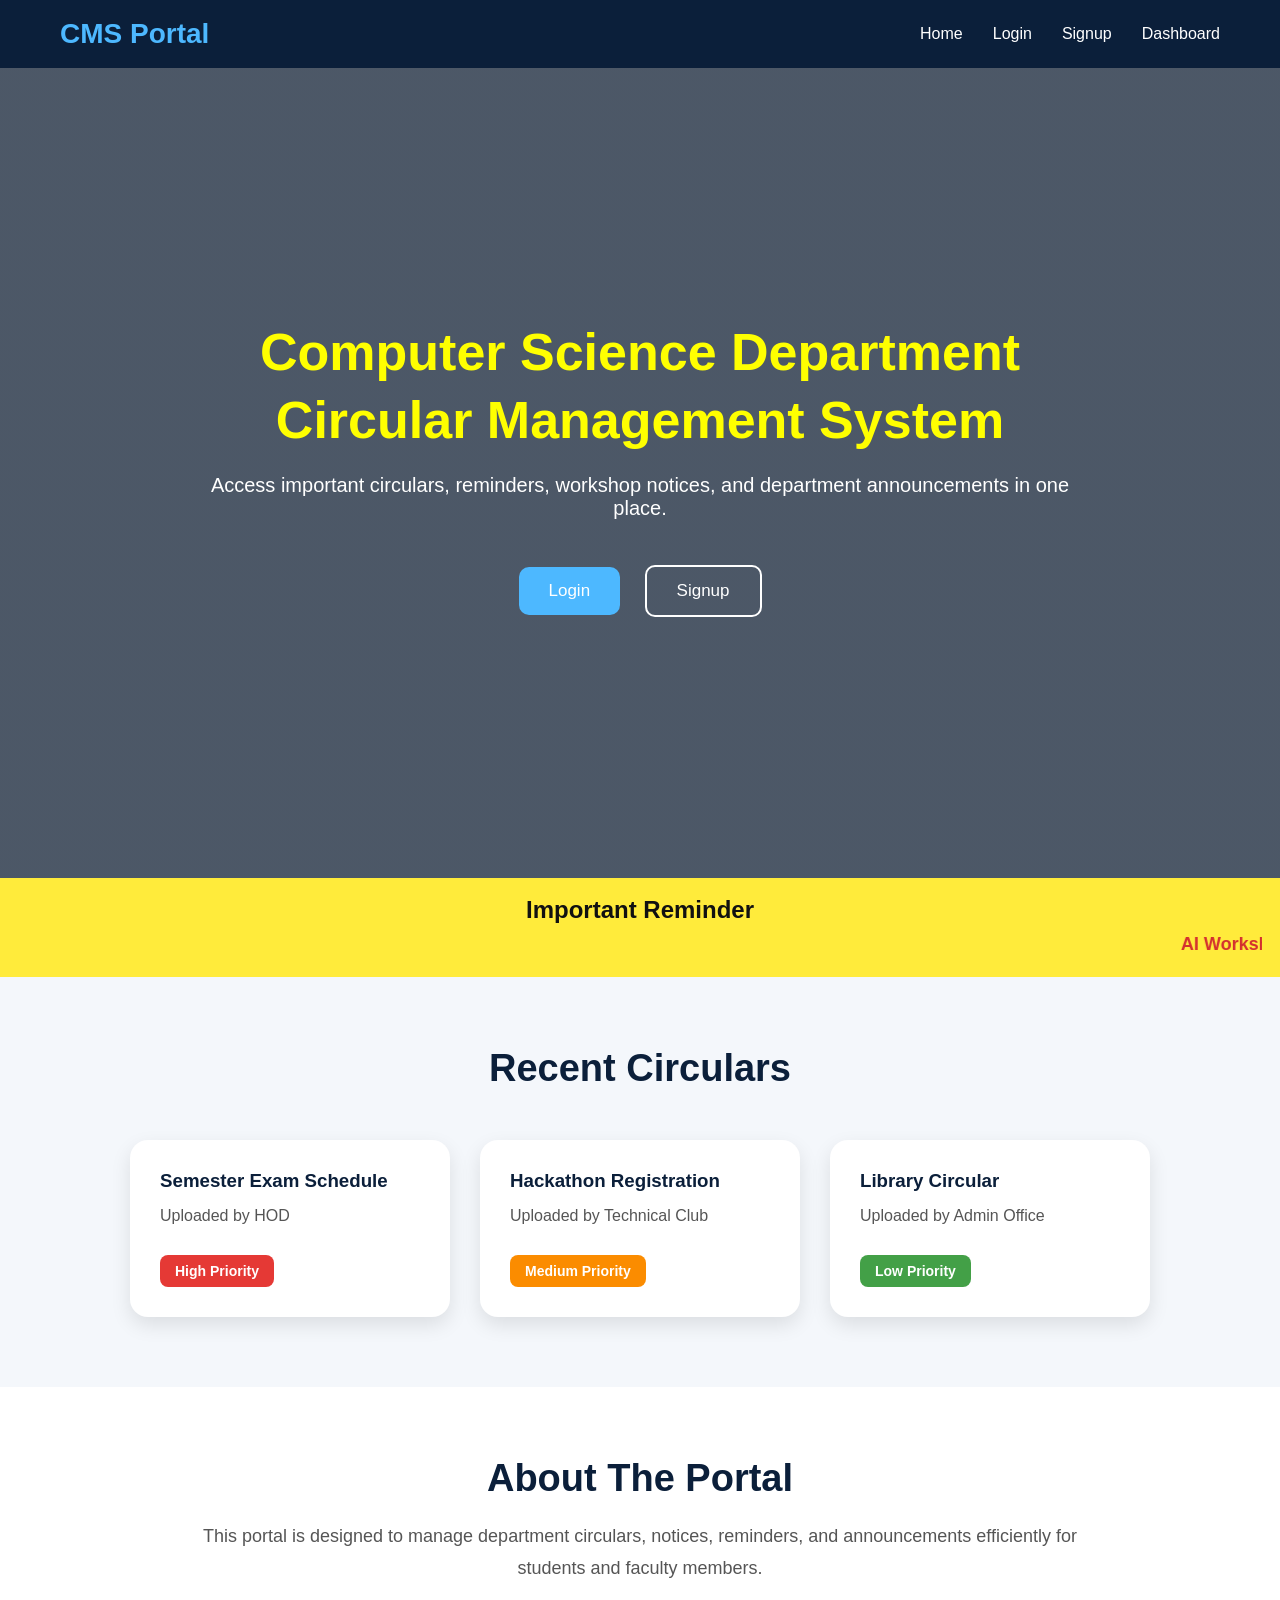
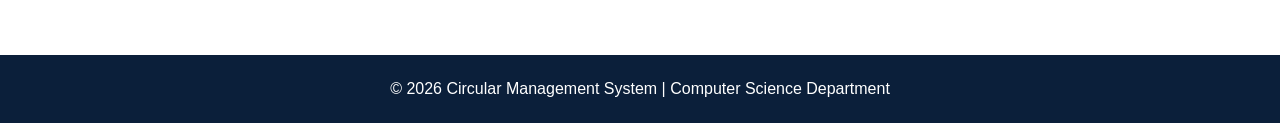
<file: index.html>
<!DOCTYPE html>
<html lang="en">
<head>
    <meta charset="UTF-8">
    <meta name="viewport" content="width=device-width, initial-scale=1.0">

    <title>Circular Management System</title>

    <!-- External CSS -->
    <link rel="stylesheet" href="css/style.css">

    <!-- Internal CSS -->
    <style>
        .welcome-text {
            color: #ffffff;
            font-size: 20px;
            margin-top: 10px;
        }
    </style>
</head>

<body>

    <!-- NAVBAR -->

    <nav class="navbar">

        <div class="logo">
            CMS Portal
        </div>

        <ul class="nav-links">
            <li><a href="index.html">Home</a></li>
            <li><a href="login.html">Login</a></li>
            <li><a href="signup.html">Signup</a></li>
            <li><a href="student_dashboard.html">Dashboard</a></li>
        </ul>

    </nav>


    <!-- HERO SECTION -->

    <section class="hero">

        <div class="hero-content">

            <h1 style="color: yellow;">
                Computer Science Department Circular Management System
            </h1>

            <p class="welcome-text">
                Access important circulars, reminders, workshop notices,
                and department announcements in one place.
            </p>

            <div class="hero-buttons">

                <a href="login.html" class="btn">
                    Login
                </a>

                <a href="signup.html" class="btn secondary-btn">
                    Signup
                </a>

            </div>

        </div>

    </section>


    <!-- REMINDER SECTION -->

    <section class="reminder-section">

        <h2>Important Reminder</h2>

        <marquee>
            AI Workshop will be conducted tomorrow at 10:00 AM in Seminar Hall.
        </marquee>

    </section>


    <!-- RECENT NOTICES -->

    <section class="notice-section">

        <h2 class="section-title">Recent Circulars</h2>

        <div class="notice-container">

            <div class="notice-card high">
                <h3>Semester Exam Schedule</h3>
                <p>Uploaded by HOD</p>
                <span>High Priority</span>
            </div>

            <div class="notice-card medium">
                <h3>Hackathon Registration</h3>
                <p>Uploaded by Technical Club</p>
                <span>Medium Priority</span>
            </div>

            <div class="notice-card low">
                <h3>Library Circular</h3>
                <p>Uploaded by Admin Office</p>
                <span>Low Priority</span>
            </div>

        </div>

    </section>


    <!-- ABOUT SECTION -->

    <section class="about-section">

        <h2>About The Portal</h2>

        <p>
            This portal is designed to manage department circulars,
            notices, reminders, and announcements efficiently for
            students and faculty members.
        </p>

    </section>


    <!-- FOOTER -->

    <footer>

        <p>
            © 2026 Circular Management System | Computer Science Department
        </p>

    </footer>

</body>
</html>
</file>
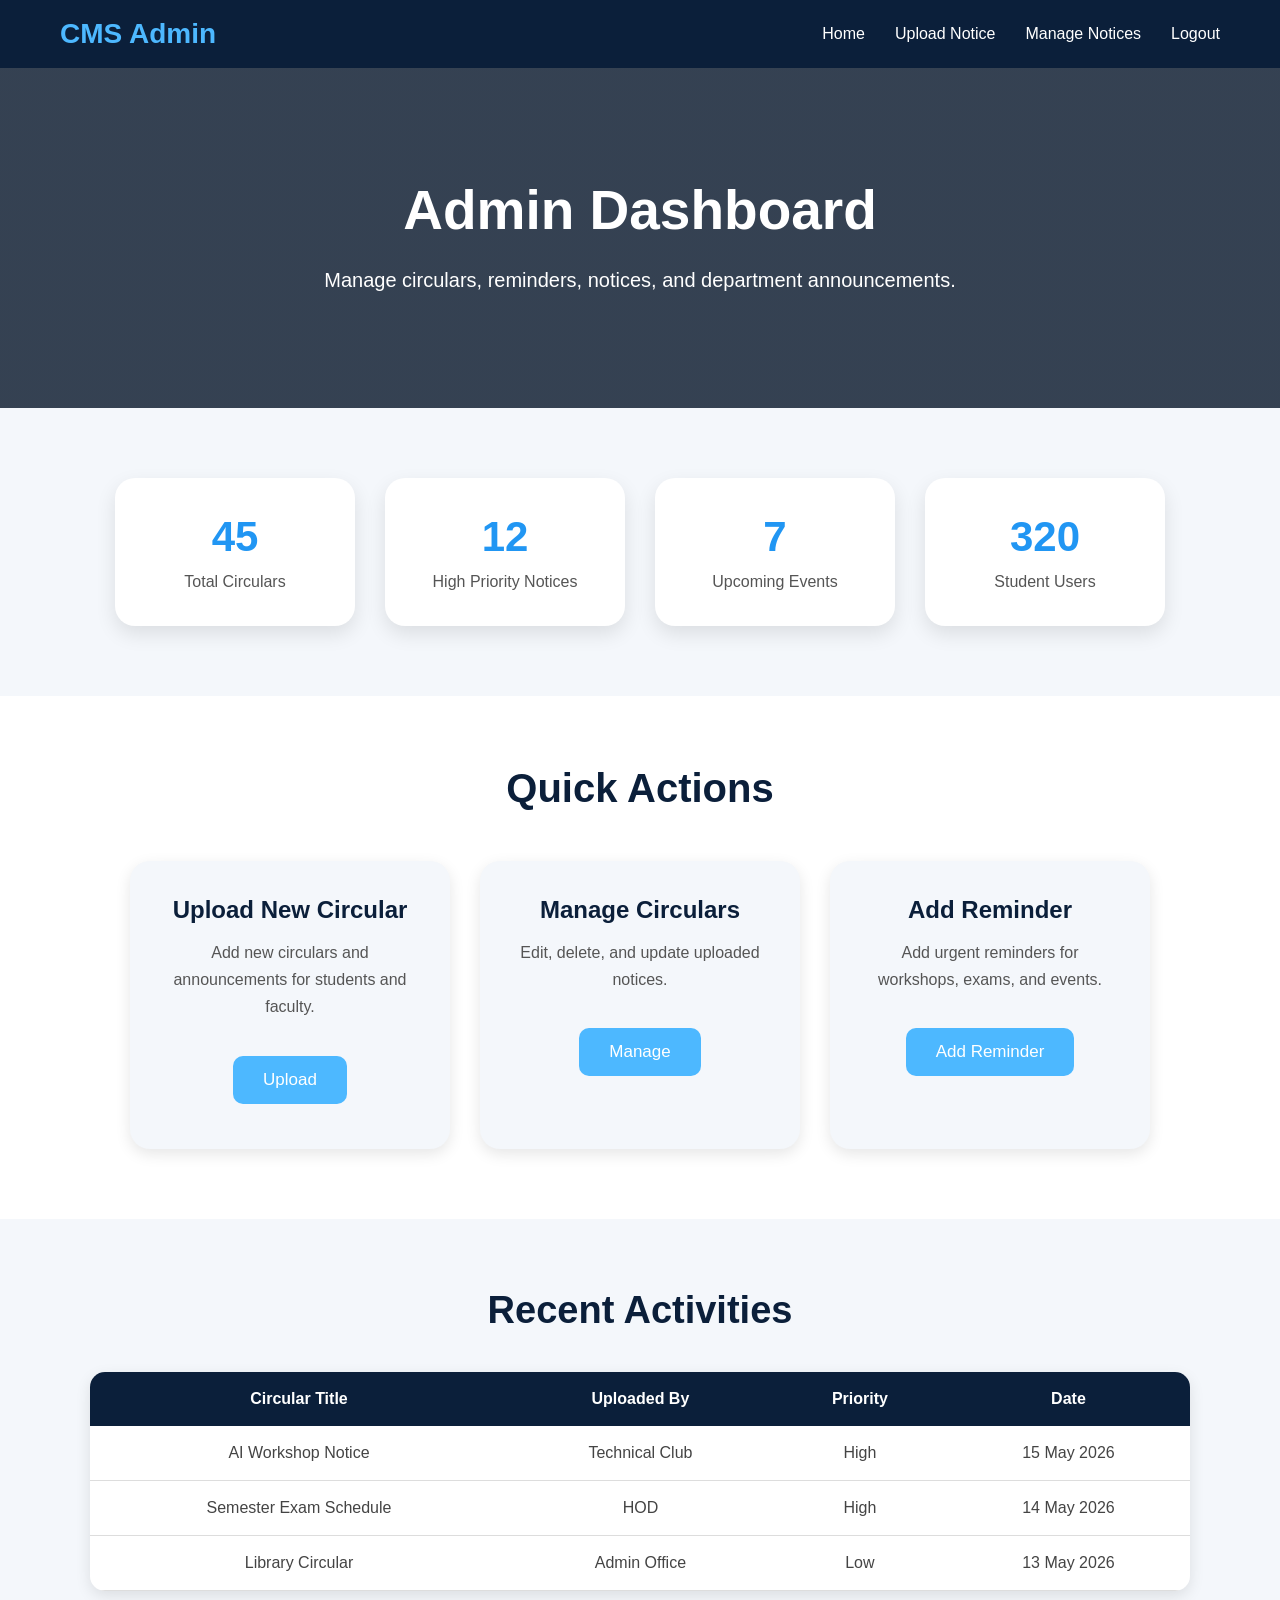
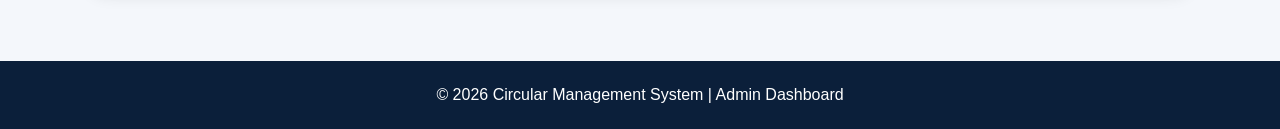
<file: admit_dashboard.html>
<!DOCTYPE html>
<html lang="en">
<head>

    <meta charset="UTF-8">

    <meta name="viewport"
          content="width=device-width, initial-scale=1.0">

    <title>Admin Dashboard</title>

    <link rel="stylesheet" href="css/style.css">

</head>

<body>


    <!-- NAVBAR -->

    <nav class="navbar">

        <div class="logo">
            CMS Admin
        </div>

        <ul class="nav-links">

            <li>
                <a href="index.html">
                    Home
                </a>
            </li>

            <li>
                <a href="upload_notice.html">
                    Upload Notice
                </a>
            </li>

            <li>
                <a href="manage_notices.html">
                    Manage Notices
                </a>
            </li>

            <li>
                <a href="login.html">
                    Logout
                </a>
            </li>

        </ul>

    </nav>



    <!-- ADMIN HEADER -->

    <section class="admin-header">

        <h1>
            Admin Dashboard
        </h1>

        <p>
            Manage circulars, reminders, notices,
            and department announcements.
        </p>

    </section>



    <!-- DASHBOARD STATS -->

    <section class="admin-stats">

        <div class="admin-card">

            <h2>
                45
            </h2>

            <p>
                Total Circulars
            </p>

        </div>


        <div class="admin-card">

            <h2>
                12
            </h2>

            <p>
                High Priority Notices
            </p>

        </div>


        <div class="admin-card">

            <h2>
                7
            </h2>

            <p>
                Upcoming Events
            </p>

        </div>


        <div class="admin-card">

            <h2>
                320
            </h2>

            <p>
                Student Users
            </p>

        </div>

    </section>



    <!-- QUICK ACTIONS -->

    <section class="quick-actions">

        <h2>
            Quick Actions
        </h2>

        <div class="action-container">


            <div class="action-box">

                <h3>
                    Upload New Circular
                </h3>

                <p>
                    Add new circulars and announcements
                    for students and faculty.
                </p>

                <a href="upload_notice.html"
                   class="btn">

                    Upload

                </a>

            </div>



            <div class="action-box">

                <h3>
                    Manage Circulars
                </h3>

                <p>
                    Edit, delete, and update
                    uploaded notices.
                </p>

                <a href="manage_notices.html"
                   class="btn">

                    Manage

                </a>

            </div>



            <div class="action-box">

                <h3>
                    Add Reminder
                </h3>

                <p>
                    Add urgent reminders for workshops,
                    exams, and events.
                </p>

                <a href="#"
                   class="btn">

                    Add Reminder

                </a>

            </div>

        </div>

    </section>



    <!-- RECENT ACTIVITIES -->

    <section class="recent-activities">

        <h2>
            Recent Activities
        </h2>

        <table>

            <tr>

                <th>
                    Circular Title
                </th>

                <th>
                    Uploaded By
                </th>

                <th>
                    Priority
                </th>

                <th>
                    Date
                </th>

            </tr>


            <tr>

                <td>
                    AI Workshop Notice
                </td>

                <td>
                    Technical Club
                </td>

                <td>
                    High
                </td>

                <td>
                    15 May 2026
                </td>

            </tr>


            <tr>

                <td>
                    Semester Exam Schedule
                </td>

                <td>
                    HOD
                </td>

                <td>
                    High
                </td>

                <td>
                    14 May 2026
                </td>

            </tr>


            <tr>

                <td>
                    Library Circular
                </td>

                <td>
                    Admin Office
                </td>

                <td>
                    Low
                </td>

                <td>
                    13 May 2026
                </td>

            </tr>

        </table>

    </section>



    <!-- FOOTER -->

    <footer>

        <p>
            © 2026 Circular Management System |
            Admin Dashboard
        </p>

    </footer>


</body>
</html>
</file>
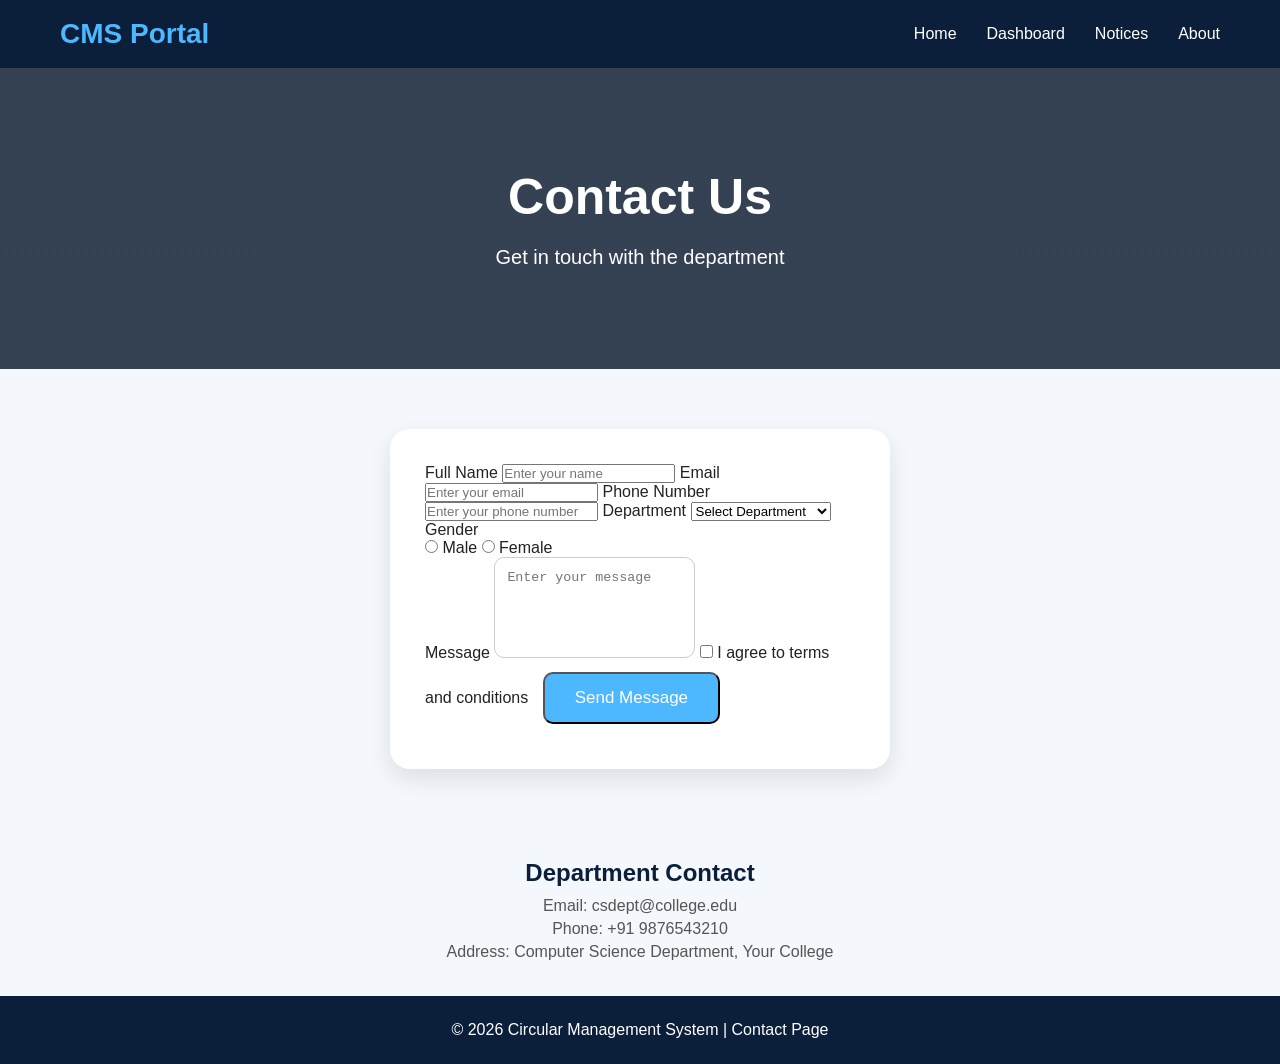
<file: contact.html>
<!DOCTYPE html>
<html lang="en">
<head>

    <meta charset="UTF-8">
    <meta name="viewport" content="width=device-width, initial-scale=1.0">

    <title>Contact Us</title>

    <link rel="stylesheet" href="css/style.css">

</head>

<body>

    <!-- NAVBAR -->

    <nav class="navbar">

        <div class="logo">CMS Portal</div>

        <ul class="nav-links">
            <li><a href="index.html">Home</a></li>
            <li><a href="student_dashboard.html">Dashboard</a></li>
            <li><a href="view_notices.html">Notices</a></li>
            <li><a href="about.html">About</a></li>
        </ul>

    </nav>


    <!-- HEADER -->

    <section class="dashboard-header">

        <h1>Contact Us</h1>

        <p>
            Get in touch with the department
        </p>

    </section>


    <!-- CONTACT FORM -->

    <section class="contact-section">

        <form class="contact-form">

            <label>Full Name</label>
            <input type="text" placeholder="Enter your name" required>

            <label>Email</label>
            <input type="email" placeholder="Enter your email" required>

            <label>Phone Number</label>
            <input type="number" placeholder="Enter your phone number">

            <label>Department</label>
            <select required>
                <option>Select Department</option>
                <option>Computer Science</option>
                <option>Information Science</option>
                <option>Electronics</option>
            </select>

            <label>Gender</label>
            <div>
                <input type="radio" name="gender"> Male
                <input type="radio" name="gender"> Female
            </div>

            <label>Message</label>
            <textarea rows="5" placeholder="Enter your message"></textarea>

            <label>
                <input type="checkbox"> I agree to terms and conditions
            </label>

            <button type="submit" class="btn">Send Message</button>

        </form>

    </section>


    <!-- CONTACT INFO -->

    <section class="contact-info">

        <h2>Department Contact</h2>

        <p>Email: csdept@college.edu</p>
        <p>Phone: +91 9876543210</p>
        <p>Address: Computer Science Department, Your College</p>

    </section>


    <!-- FOOTER -->

    <footer>

        <p>
            © 2026 Circular Management System | Contact Page
        </p>

    </footer>

</body>
</html>
</file>
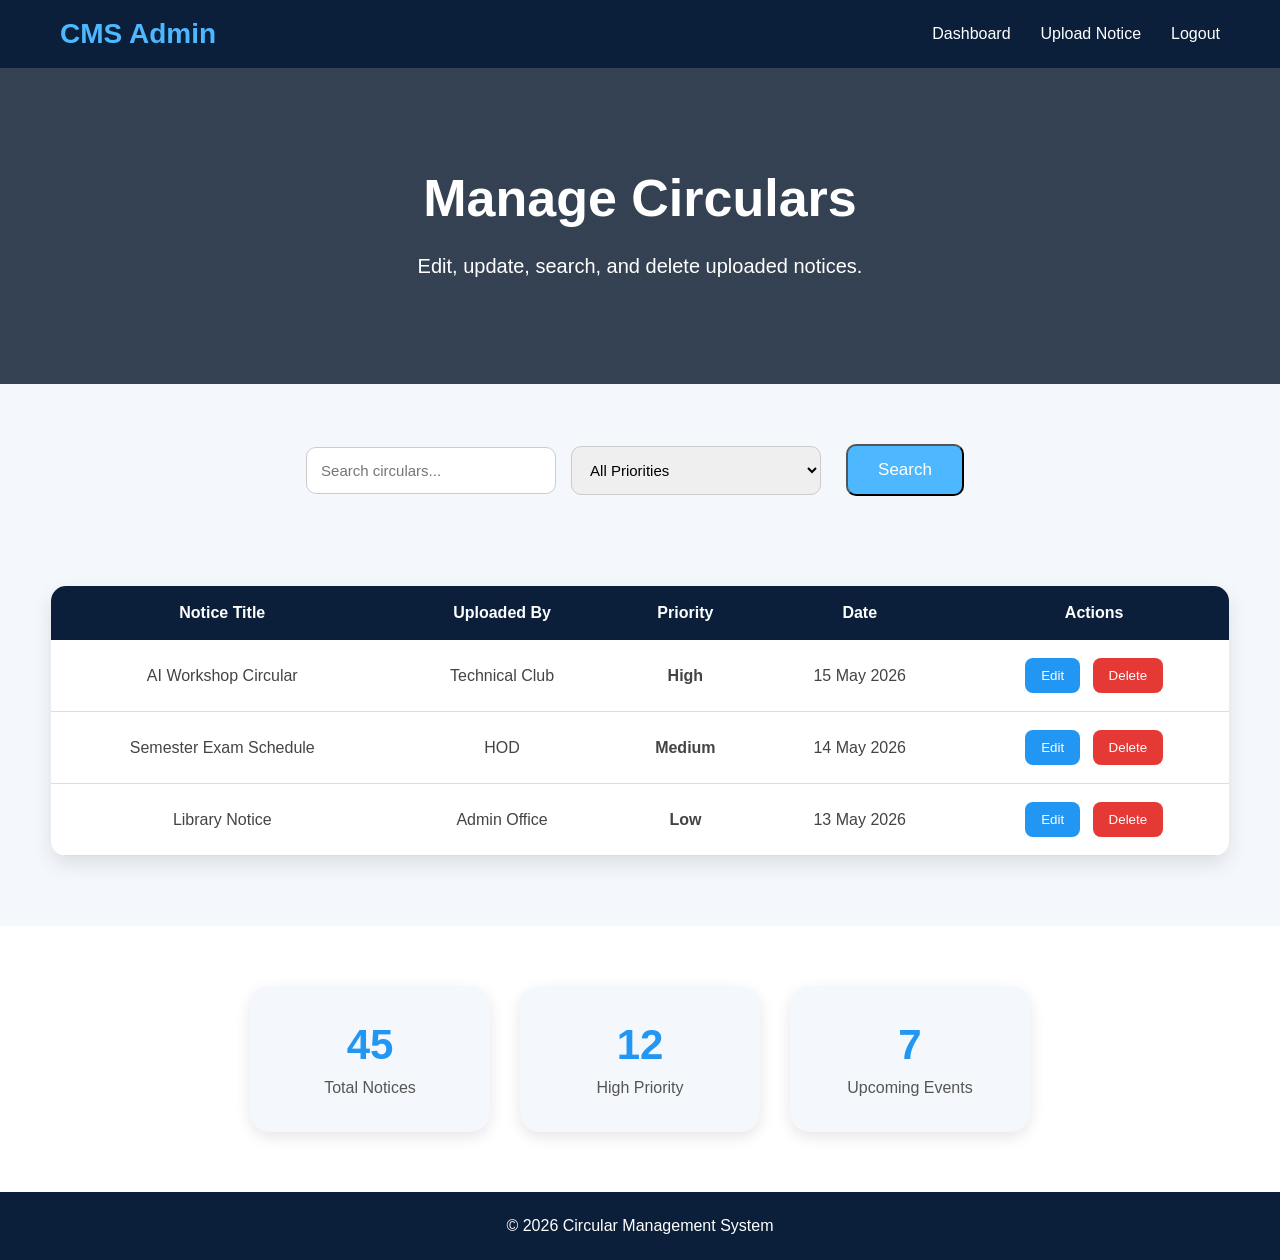
<file: manage_notices.html>
<!DOCTYPE html>
<html lang="en">
<head>

    <meta charset="UTF-8">

    <meta name="viewport"
          content="width=device-width, initial-scale=1.0">

    <title>Manage Notices</title>

    <link rel="stylesheet" href="css/style.css">

</head>

<body>


    <!-- NAVBAR -->

    <nav class="navbar">

        <div class="logo">
            CMS Admin
        </div>

        <ul class="nav-links">

            <li>
                <a href="admin_dashboard.html">
                    Dashboard
                </a>
            </li>

            <li>
                <a href="upload_notice.html">
                    Upload Notice
                </a>
            </li>

            <li>
                <a href="login.html">
                    Logout
                </a>
            </li>

        </ul>

    </nav>



    <!-- PAGE HEADER -->

    <section class="manage-header">

        <h1>
            Manage Circulars
        </h1>

        <p>
            Edit, update, search,
            and delete uploaded notices.
        </p>

    </section>



    <!-- SEARCH SECTION -->

    <section class="manage-search">

        <input
            type="text"
            placeholder="Search circulars..."
        >

        <select>

            <option>
                All Priorities
            </option>

            <option>
                High
            </option>

            <option>
                Medium
            </option>

            <option>
                Low
            </option>

        </select>

        <button class="btn">
            Search
        </button>

    </section>



    <!-- NOTICE TABLE -->

    <section class="manage-table-section">

        <table class="manage-table">

            <tr>

                <th>
                    Notice Title
                </th>

                <th>
                    Uploaded By
                </th>

                <th>
                    Priority
                </th>

                <th>
                    Date
                </th>

                <th>
                    Actions
                </th>

            </tr>



            <tr>

                <td>
                    AI Workshop Circular
                </td>

                <td>
                    Technical Club
                </td>

                <td class="high-priority">
                    High
                </td>

                <td>
                    15 May 2026
                </td>

                <td>

                    <button class="edit-btn">
                        Edit
                    </button>

                    <button class="delete-btn">
                        Delete
                    </button>

                </td>

            </tr>



            <tr>

                <td>
                    Semester Exam Schedule
                </td>

                <td>
                    HOD
                </td>

                <td class="medium-priority">
                    Medium
                </td>

                <td>
                    14 May 2026
                </td>

                <td>

                    <button class="edit-btn">
                        Edit
                    </button>

                    <button class="delete-btn">
                        Delete
                    </button>

                </td>

            </tr>



            <tr>

                <td>
                    Library Notice
                </td>

                <td>
                    Admin Office
                </td>

                <td class="low-priority">
                    Low
                </td>

                <td>
                    13 May 2026
                </td>

                <td>

                    <button class="edit-btn">
                        Edit
                    </button>

                    <button class="delete-btn">
                        Delete
                    </button>

                </td>

            </tr>

        </table>

    </section>



    <!-- QUICK SUMMARY -->

    <section class="manage-summary">

        <div class="summary-card">

            <h2>
                45
            </h2>

            <p>
                Total Notices
            </p>

        </div>


        <div class="summary-card">

            <h2>
                12
            </h2>

            <p>
                High Priority
            </p>

        </div>


        <div class="summary-card">

            <h2>
                7
            </h2>

            <p>
                Upcoming Events
            </p>

        </div>

    </section>



    <!-- FOOTER -->

    <footer>

        <p>
            © 2026 Circular Management System
        </p>

    </footer>


</body>
</html>
</file>
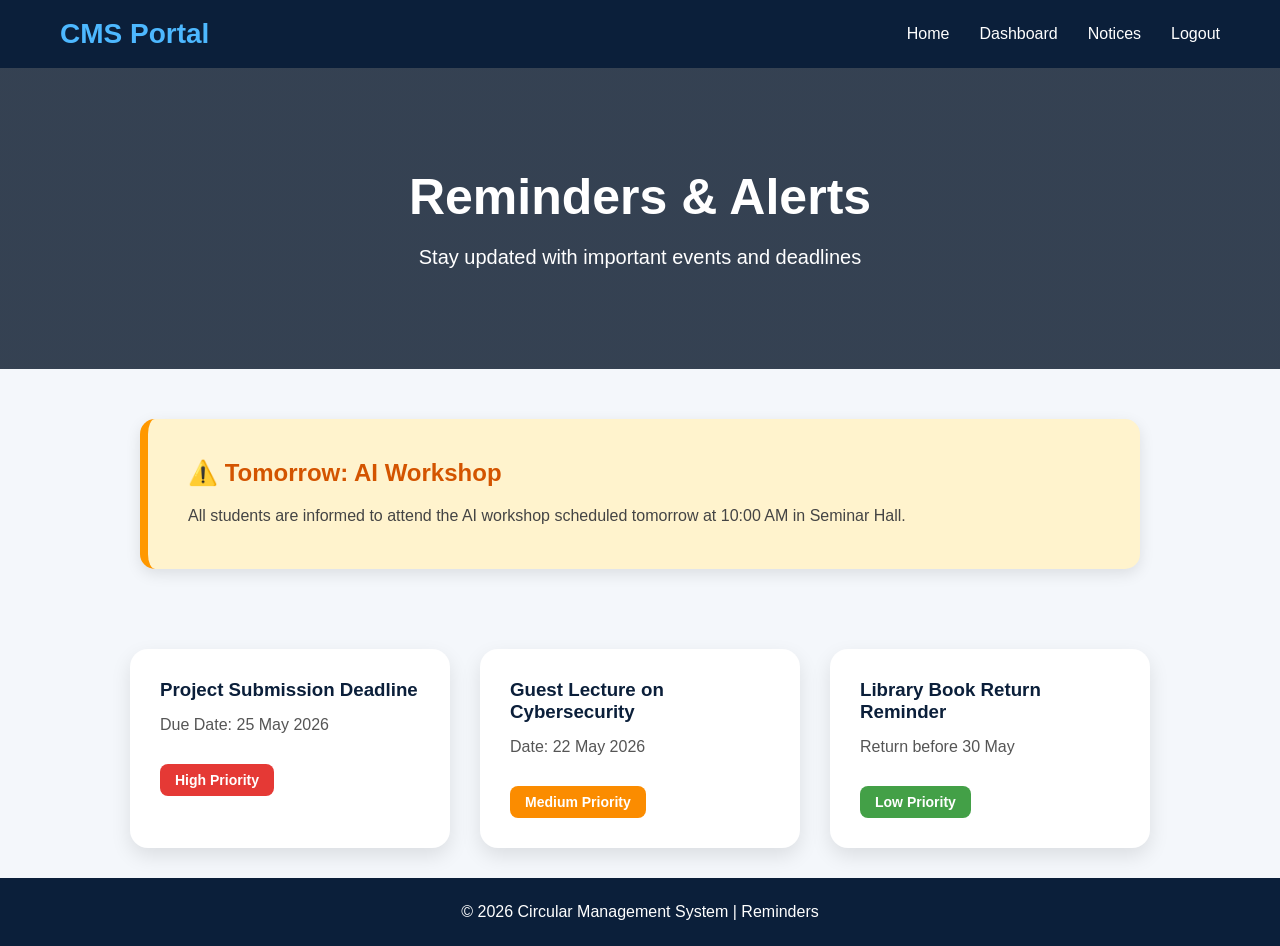
<file: reminder.html>
<!DOCTYPE html>
<html lang="en">
<head>

    <meta charset="UTF-8">
    <meta name="viewport" content="width=device-width, initial-scale=1.0">

    <title>Reminders</title>

    <link rel="stylesheet" href="css/style.css">

</head>

<body>

    <!-- NAVBAR -->

    <nav class="navbar">

        <div class="logo">CMS Portal</div>

        <ul class="nav-links">
            <li><a href="index.html">Home</a></li>
            <li><a href="student_dashboard.html">Dashboard</a></li>
            <li><a href="view_notices.html">Notices</a></li>
            <li><a href="login.html">Logout</a></li>
        </ul>

    </nav>


    <!-- HEADER -->

    <section class="dashboard-header">

        <h1>Reminders & Alerts</h1>

        <p>
            Stay updated with important events and deadlines
        </p>

    </section>


    <!-- REMINDER SECTION -->

    <section class="dashboard-reminder">

        <h2>⚠️ Tomorrow: AI Workshop</h2>

        <p>
            All students are informed to attend the AI workshop
            scheduled tomorrow at 10:00 AM in Seminar Hall.
        </p>

    </section>


    <!-- REMINDER CARDS -->

    <section class="dashboard-notices">

        <div class="notice-card high">

            <h3>Project Submission Deadline</h3>

            <p>Due Date: 25 May 2026</p>

            <span>High Priority</span>

        </div>


        <div class="notice-card medium">

            <h3>Guest Lecture on Cybersecurity</h3>

            <p>Date: 22 May 2026</p>

            <span>Medium Priority</span>

        </div>


        <div class="notice-card low">

            <h3>Library Book Return Reminder</h3>

            <p>Return before 30 May</p>

            <span>Low Priority</span>

        </div>

    </section>


    <!-- FOOTER -->

    <footer>

        <p>
            © 2026 Circular Management System | Reminders
        </p>

    </footer>

</body>
</html>
</file>
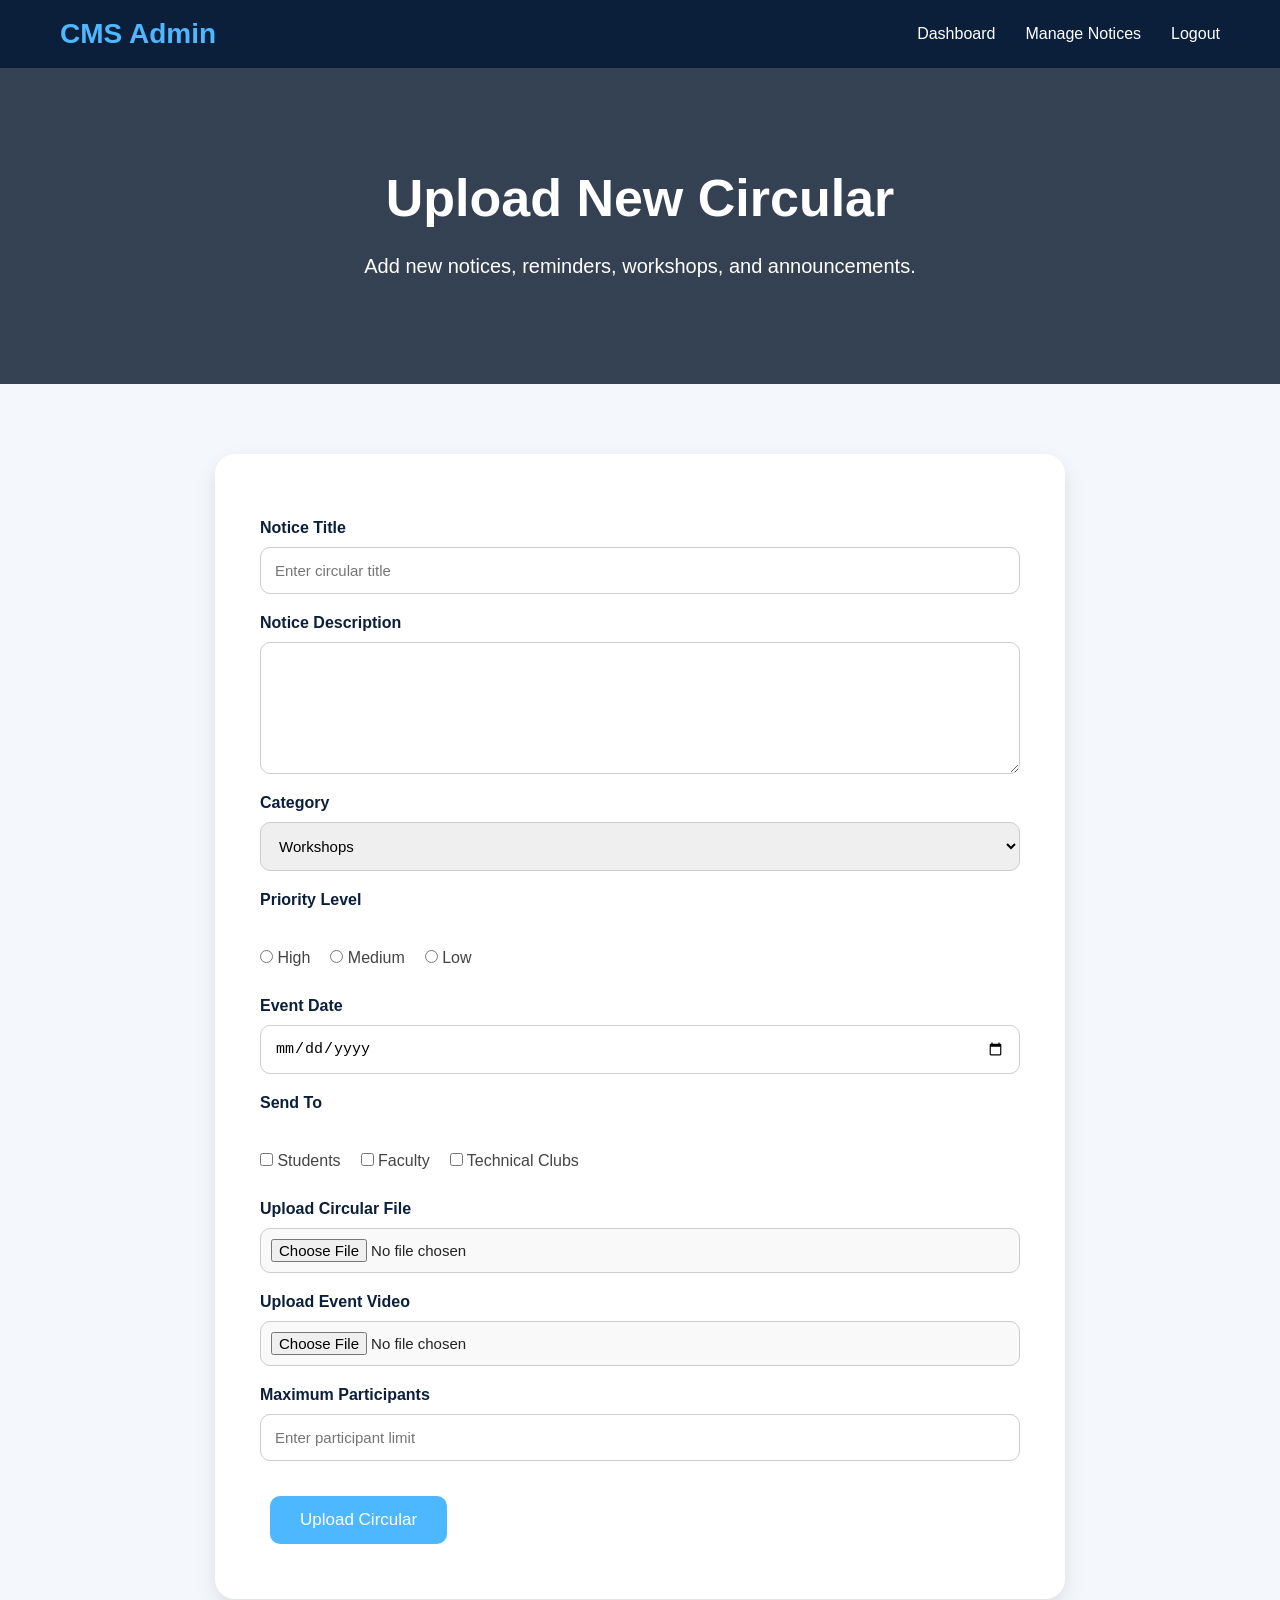
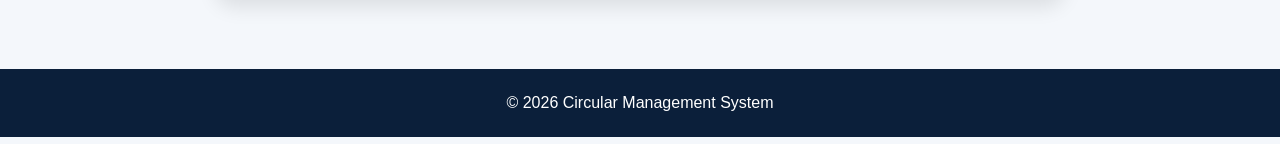
<file: upload_notice.html>
<!DOCTYPE html>
<html lang="en">
<head>

    <meta charset="UTF-8">

    <meta name="viewport"
          content="width=device-width, initial-scale=1.0">

    <title>Upload Notice</title>

    <link rel="stylesheet" href="css/style.css">

</head>

<body>


    <!-- NAVBAR -->

    <nav class="navbar">

        <div class="logo">
            CMS Admin
        </div>

        <ul class="nav-links">

            <li>
                <a href="admin_dashboard.html">
                    Dashboard
                </a>
            </li>

            <li>
                <a href="manage_notices.html">
                    Manage Notices
                </a>
            </li>

            <li>
                <a href="login.html">
                    Logout
                </a>
            </li>

        </ul>

    </nav>



    <!-- PAGE HEADER -->

    <section class="upload-header">

        <h1>
            Upload New Circular
        </h1>

        <p>
            Add new notices, reminders,
            workshops, and announcements.
        </p>

    </section>



    <!-- UPLOAD FORM -->

    <section class="upload-section">

        <div class="upload-container">

            <form>


                <!-- NOTICE TITLE -->

                <label>
                    Notice Title
                </label>

                <input
                    type="text"
                    placeholder="Enter circular title"
                    required
                >



                <!-- NOTICE DESCRIPTION -->

                <label>
                    Notice Description
                </label>

                <textarea
                    rows="6"
                    placeholder="Enter complete circular details"
                    required>
                </textarea>



                <!-- CATEGORY -->

                <label>
                    Category
                </label>

                <select>

                    <option>
                        Workshops
                    </option>

                    <option>
                        Examinations
                    </option>

                    <option>
                        Placements
                    </option>

                    <option>
                        Events
                    </option>

                    <option>
                        General Circular
                    </option>

                </select>



                <!-- PRIORITY -->

                <label>
                    Priority Level
                </label>

                <div class="radio-group">

                    <label>

                        <input
                            type="radio"
                            name="priority"
                        >

                        High

                    </label>


                    <label>

                        <input
                            type="radio"
                            name="priority"
                        >

                        Medium

                    </label>


                    <label>

                        <input
                            type="radio"
                            name="priority"
                        >

                        Low

                    </label>

                </div>



                <!-- DATE -->

                <label>
                    Event Date
                </label>

                <input
                    type="date"
                >



                <!-- TARGET USERS -->

                <label>
                    Send To
                </label>

                <div class="checkbox-group">

                    <label>

                        <input type="checkbox">

                        Students

                    </label>


                    <label>

                        <input type="checkbox">

                        Faculty

                    </label>


                    <label>

                        <input type="checkbox">

                        Technical Clubs

                    </label>

                </div>



                <!-- FILE -->

                <label>
                    Upload Circular File
                </label>

                <input
                    type="file"
                >



                <!-- VIDEO -->

                <label>
                    Upload Event Video
                </label>

                <input
                    type="file"
                    accept="video/*"
                >



                <!-- NUMBER -->

                <label>
                    Maximum Participants
                </label>

                <input
                    type="number"
                    placeholder="Enter participant limit"
                >



                <!-- SUBMIT -->

                <button
                    type="submit"
                    class="btn">

                    Upload Circular

                </button>

            </form>

        </div>

    </section>



    <!-- FOOTER -->

    <footer>

        <p>
            © 2026 Circular Management System
        </p>

    </footer>


</body>
</html>
</file>
<file: css/style.css>
/* RESET */

*{
    margin: 0;
    padding: 0;
    box-sizing: border-box;
}


/* BODY */

body{
    font-family: Arial, Helvetica, sans-serif;
    background: #f4f7fb;
    color: #222;
}


/* NAVBAR */

.navbar{
    width: 100%;
    background: #0b1f3a;
    color: white;

    display: flex;
    justify-content: space-between;
    align-items: center;

    padding: 18px 60px;

    position: sticky;
    top: 0;
    z-index: 1000;
}


.logo{
    font-size: 28px;
    font-weight: bold;
    color: #4db8ff;
}


.nav-links{
    display: flex;
    list-style: none;
    gap: 30px;
}


.nav-links a{
    text-decoration: none;
    color: white;
    font-size: 16px;
    transition: 0.3s;
}


.nav-links a:hover{
    color: #4db8ff;
}


/* HERO SECTION */

.hero{
    height: 90vh;

    background:
    linear-gradient(rgba(5,20,40,0.7),
    rgba(5,20,40,0.7)),
    url("https://images.unsplash.com/photo-1522202176988-66273c2fd55f");

    background-size: cover;
    background-position: center;

    display: flex;
    justify-content: center;
    align-items: center;

    text-align: center;
    padding: 40px;
}


.hero-content{
    max-width: 900px;
}


.hero h1{
    font-size: 52px;
    margin-bottom: 20px;
    line-height: 1.3;
}


.hero-buttons{
    margin-top: 35px;
}


.btn{
    text-decoration: none;
    background: #4db8ff;
    color: white;

    padding: 14px 30px;
    border-radius: 10px;

    margin: 10px;

    display: inline-block;

    font-size: 17px;
    transition: 0.3s;
}


.btn:hover{
    background: #2196f3;
    transform: translateY(-3px);
}


.secondary-btn{
    background: transparent;
    border: 2px solid white;
}


.secondary-btn:hover{
    background: white;
    color: #0b1f3a;
}


/* REMINDER SECTION */

.reminder-section{
    background: #ffeb3b;
    padding: 18px;
    text-align: center;
}


.reminder-section h2{
    margin-bottom: 10px;
    color: #111;
}


.reminder-section marquee{
    font-size: 18px;
    font-weight: bold;
    color: #d32f2f;
}


/* NOTICE SECTION */

.notice-section{
    padding: 70px 40px;
}


.section-title{
    text-align: center;
    font-size: 38px;
    margin-bottom: 50px;
    color: #0b1f3a;
}


.notice-container{
    display: flex;
    justify-content: center;
    gap: 30px;
    flex-wrap: wrap;
}


.notice-card{
    width: 320px;

    background: white;
    padding: 30px;

    border-radius: 18px;

    box-shadow: 0 8px 20px rgba(0,0,0,0.1);

    transition: 0.3s;
}


.notice-card:hover{
    transform: translateY(-10px);
}


.notice-card h3{
    margin-bottom: 15px;
    color: #0b1f3a;
}


.notice-card p{
    margin-bottom: 20px;
    color: #555;
}


.notice-card span{
    padding: 8px 15px;
    border-radius: 8px;
    color: white;
    font-size: 14px;
}


.high span{
    background: #e53935;
}


.medium span{
    background: #fb8c00;
}


.low span{
    background: #43a047;
}


/* ABOUT SECTION */

.about-section{
    background: white;
    padding: 70px 40px;
    text-align: center;
}


.about-section h2{
    font-size: 38px;
    margin-bottom: 20px;
    color: #0b1f3a;
}


.about-section p{
    max-width: 900px;
    margin: auto;
    font-size: 18px;
    line-height: 1.8;
    color: #555;
}


/* FOOTER */

footer{
    background: #0b1f3a;
    color: white;
    text-align: center;
    padding: 25px;
}


/* RESPONSIVE DESIGN */

@media(max-width: 768px){

    .navbar{
        flex-direction: column;
        gap: 20px;
        padding: 20px;
    }

    .nav-links{
        flex-direction: column;
        align-items: center;
    }

    .hero h1{
        font-size: 34px;
    }

    .section-title{
        font-size: 30px;
    }

}
/* ========================= */
/* FORM PAGE STYLING */
/* ========================= */

.form-page{
    min-height: 100vh;

    display: flex;
    justify-content: center;
    align-items: center;

    padding: 60px 20px;

    background:
    linear-gradient(rgba(5,20,40,0.8),
    rgba(5,20,40,0.8)),
    url("https://images.unsplash.com/photo-1523240795612-9a054b0db644");

    background-size: cover;
    background-position: center;
}


.form-container{
    width: 100%;
    max-width: 550px;

    background: rgba(255,255,255,0.95);

    padding: 40px;

    border-radius: 20px;

    box-shadow: 0 10px 25px rgba(0,0,0,0.2);
}


.form-container h1{
    text-align: center;
    margin-bottom: 10px;
    color: #0b1f3a;
}


.form-subtitle{
    text-align: center;
    color: #666;
    margin-bottom: 30px;
}


.form-container form{
    display: flex;
    flex-direction: column;
}


.form-container label{
    margin-top: 15px;
    margin-bottom: 8px;

    font-weight: bold;
    color: #0b1f3a;
}


.form-container input,
.form-container select{
    padding: 14px;

    border: 1px solid #ccc;

    border-radius: 10px;

    font-size: 15px;

    outline: none;

    transition: 0.3s;
}


.form-container input:focus,
.form-container select:focus{
    border-color: #2196f3;
}


.radio-group,
.checkbox-group{
    display: flex;
    gap: 20px;
    flex-wrap: wrap;

    margin-top: 10px;
}


.radio-group label,
.checkbox-group label{
    font-weight: normal;
}


.form-container button{
    margin-top: 30px;
    border: none;
    cursor: pointer;
}


.bottom-text{
    text-align: center;
    margin-top: 25px;
}


.bottom-text a{
    text-decoration: none;
    color: #2196f3;
    font-weight: bold;
}


/* ========================= */
/* DASHBOARD HEADER */
/* ========================= */

.dashboard-header{
    background:
    linear-gradient(rgba(5,20,40,0.8),
    rgba(5,20,40,0.8)),
    url("https://images.unsplash.com/photo-1516321318423-f06f85e504b3");

    background-size: cover;
    background-position: center;

    color: white;

    text-align: center;

    padding: 100px 20px;
}


.dashboard-header h1{
    font-size: 50px;
    margin-bottom: 20px;
}


.dashboard-header p{
    font-size: 20px;
}


/* ========================= */
/* SEARCH SECTION */
/* ========================= */

.search-section{
    display: flex;
    justify-content: center;
    align-items: center;

    gap: 15px;

    padding: 50px 20px;

    flex-wrap: wrap;
}


.search-section input,
.search-section select{
    padding: 14px;
    width: 250px;

    border: 1px solid #ccc;
    border-radius: 10px;

    font-size: 15px;
}


/* ========================= */
/* DASHBOARD NOTICES */
/* ========================= */

.dashboard-notices{
    display: flex;
    justify-content: center;
    gap: 30px;

    flex-wrap: wrap;

    padding: 30px;
}


/* ========================= */
/* REMINDER SECTION */
/* ========================= */

.dashboard-reminder{
    margin: 50px auto;

    width: 90%;
    max-width: 1000px;

    background: #fff3cd;

    padding: 40px;

    border-left: 8px solid #ff9800;

    border-radius: 15px;

    box-shadow: 0 5px 15px rgba(0,0,0,0.1);
}


.dashboard-reminder h2{
    color: #d35400;
    margin-bottom: 15px;
}


.dashboard-reminder p{
    color: #444;
    line-height: 1.7;
}


/* ========================= */
/* STATS SECTION */
/* ========================= */

.stats-section{
    display: flex;
    justify-content: center;
    gap: 30px;

    flex-wrap: wrap;

    padding: 50px 20px;
}


.stat-card{
    width: 250px;

    background: white;

    padding: 35px;

    border-radius: 20px;

    text-align: center;

    box-shadow: 0 8px 20px rgba(0,0,0,0.1);

    transition: 0.3s;
}


.stat-card:hover{
    transform: translateY(-10px);
}


.stat-card h2{
    font-size: 42px;
    color: #2196f3;

    margin-bottom: 10px;
}


.stat-card p{
    color: #555;
    font-size: 16px;
}


/* ========================= */
/* RESPONSIVE */
/* ========================= */

@media(max-width: 768px){

    .form-container{
        padding: 30px 20px;
    }

    .dashboard-header h1{
        font-size: 35px;
    }

    .search-section{
        flex-direction: column;
    }

    .search-section input,
    .search-section select{
        width: 100%;
        max-width: 350px;
    }

}
/* ========================= */
/* ADMIN HEADER */
/* ========================= */

.admin-header{

    background:
    linear-gradient(rgba(5,20,40,0.8),
    rgba(5,20,40,0.8)),
    url("https://images.unsplash.com/photo-1497366754035-f200968a6e72");

    background-size: cover;
    background-position: center;

    text-align: center;

    color: white;

    padding: 110px 20px;
}


.admin-header h1{

    font-size: 55px;

    margin-bottom: 20px;
}


.admin-header p{

    font-size: 20px;

    max-width: 800px;

    margin: auto;

    line-height: 1.8;
}



/* ========================= */
/* ADMIN STATS */
/* ========================= */

.admin-stats{

    display: flex;

    justify-content: center;

    gap: 30px;

    flex-wrap: wrap;

    padding: 70px 20px;

    background: #f4f7fb;
}


.admin-card{

    width: 240px;

    background: white;

    padding: 35px;

    border-radius: 20px;

    text-align: center;

    box-shadow: 0 8px 20px rgba(0,0,0,0.1);

    transition: 0.3s;
}


.admin-card:hover{

    transform: translateY(-10px);
}


.admin-card h2{

    font-size: 42px;

    color: #2196f3;

    margin-bottom: 12px;
}


.admin-card p{

    color: #555;

    font-size: 16px;
}



/* ========================= */
/* QUICK ACTIONS */
/* ========================= */

.quick-actions{

    padding: 70px 20px;

    background: white;

    text-align: center;
}


.quick-actions h2{

    font-size: 40px;

    color: #0b1f3a;

    margin-bottom: 50px;
}


.action-container{

    display: flex;

    justify-content: center;

    gap: 30px;

    flex-wrap: wrap;
}


.action-box{

    width: 320px;

    background: #f4f7fb;

    padding: 35px;

    border-radius: 20px;

    box-shadow: 0 5px 15px rgba(0,0,0,0.1);

    transition: 0.3s;
}


.action-box:hover{

    transform: translateY(-10px);
}


.action-box h3{

    color: #0b1f3a;

    margin-bottom: 15px;

    font-size: 24px;
}


.action-box p{

    color: #555;

    line-height: 1.7;

    margin-bottom: 25px;
}



/* ========================= */
/* RECENT ACTIVITIES */
/* ========================= */

.recent-activities{

    padding: 70px 20px;

    background: #f4f7fb;
}


.recent-activities h2{

    text-align: center;

    font-size: 38px;

    margin-bottom: 40px;

    color: #0b1f3a;
}


.recent-activities table{

    width: 95%;

    max-width: 1100px;

    margin: auto;

    border-collapse: collapse;

    background: white;

    box-shadow: 0 5px 15px rgba(0,0,0,0.1);

    border-radius: 15px;

    overflow: hidden;
}


.recent-activities th{

    background: #0b1f3a;

    color: white;

    padding: 18px;

    font-size: 16px;
}


.recent-activities td{

    padding: 18px;

    text-align: center;

    border-bottom: 1px solid #ddd;

    color: #444;
}


.recent-activities tr:hover{

    background: #f1f7ff;
}



/* ========================= */
/* RESPONSIVE */
/* ========================= */

@media(max-width: 768px){

    .admin-header h1{

        font-size: 38px;
    }

    .recent-activities table{

        font-size: 14px;
    }

}
/* ========================= */
/* UPLOAD HEADER */
/* ========================= */

.upload-header{

    background:
    linear-gradient(rgba(5,20,40,0.8),
    rgba(5,20,40,0.8)),
    url("https://images.unsplash.com/photo-1516321318423-f06f85e504b3");

    background-size: cover;
    background-position: center;

    text-align: center;

    color: white;

    padding: 100px 20px;
}


.upload-header h1{

    font-size: 52px;

    margin-bottom: 20px;
}


.upload-header p{

    font-size: 20px;

    max-width: 800px;

    margin: auto;

    line-height: 1.8;
}



/* ========================= */
/* UPLOAD SECTION */
/* ========================= */

.upload-section{

    padding: 70px 20px;

    background: #f4f7fb;
}


.upload-container{

    width: 95%;

    max-width: 850px;

    margin: auto;

    background: white;

    padding: 45px;

    border-radius: 20px;

    box-shadow: 0 8px 20px rgba(0,0,0,0.1);
}



/* ========================= */
/* FORM STYLING */
/* ========================= */

.upload-container form{

    display: flex;

    flex-direction: column;
}


.upload-container label{

    margin-top: 20px;

    margin-bottom: 10px;

    font-weight: bold;

    color: #0b1f3a;

    font-size: 16px;
}


.upload-container input,
.upload-container select,
.upload-container textarea{

    padding: 14px;

    border: 1px solid #ccc;

    border-radius: 10px;

    font-size: 15px;

    outline: none;

    transition: 0.3s;
}


.upload-container textarea{

    resize: vertical;
}


.upload-container input:focus,
.upload-container select:focus,
.upload-container textarea:focus{

    border-color: #2196f3;

    box-shadow: 0 0 5px rgba(33,150,243,0.3);
}



/* ========================= */
/* RADIO & CHECKBOX */
/* ========================= */

.upload-container .radio-group,
.upload-container .checkbox-group{

    display: flex;

    gap: 20px;

    flex-wrap: wrap;

    margin-top: 10px;
}


.upload-container .radio-group label,
.upload-container .checkbox-group label{

    font-weight: normal;

    color: #444;
}



/* ========================= */
/* FILE INPUT */
/* ========================= */

.upload-container input[type="file"]{

    padding: 10px;

    background: #f9f9f9;
}



/* ========================= */
/* BUTTON */
/* ========================= */

.upload-container button{

    margin-top: 35px;

    border: none;

    cursor: pointer;

    align-self: flex-start;
}



/* ========================= */
/* HOVER EFFECT */
/* ========================= */

.upload-container:hover{

    transform: translateY(-3px);

    transition: 0.3s;
}



/* ========================= */
/* RESPONSIVE */
/* ========================= */

@media(max-width: 768px){

    .upload-header h1{

        font-size: 36px;
    }

    .upload-container{

        padding: 30px 20px;
    }

    .upload-container .radio-group,
    .upload-container .checkbox-group{

        flex-direction: column;

        gap: 10px;
    }

}
/* ========================= */
/* MANAGE HEADER */
/* ========================= */

.manage-header{

    background:
    linear-gradient(rgba(5,20,40,0.8),
    rgba(5,20,40,0.8)),
    url("https://images.unsplash.com/photo-1454165804606-c3d57bc86b40");

    background-size: cover;
    background-position: center;

    text-align: center;

    color: white;

    padding: 100px 20px;
}


.manage-header h1{

    font-size: 52px;

    margin-bottom: 20px;
}


.manage-header p{

    font-size: 20px;

    max-width: 800px;

    margin: auto;

    line-height: 1.8;
}



/* ========================= */
/* SEARCH SECTION */
/* ========================= */

.manage-search{

    display: flex;

    justify-content: center;

    align-items: center;

    gap: 15px;

    flex-wrap: wrap;

    padding: 50px 20px;

    background: #f4f7fb;
}


.manage-search input,
.manage-search select{

    padding: 14px;

    width: 250px;

    border: 1px solid #ccc;

    border-radius: 10px;

    font-size: 15px;

    outline: none;
}


.manage-search input:focus,
.manage-search select:focus{

    border-color: #2196f3;
}



/* ========================= */
/* TABLE SECTION */
/* ========================= */

.manage-table-section{

    padding: 30px 20px 70px;

    background: #f4f7fb;
}


.manage-table{

    width: 95%;

    max-width: 1200px;

    margin: auto;

    border-collapse: collapse;

    background: white;

    border-radius: 15px;

    overflow: hidden;

    box-shadow: 0 8px 20px rgba(0,0,0,0.1);
}


.manage-table th{

    background: #0b1f3a;

    color: white;

    padding: 18px;

    font-size: 16px;
}


.manage-table td{

    padding: 18px;

    text-align: center;

    border-bottom: 1px solid #ddd;

    color: #444;
}


.manage-table tr:hover{

    background: #f1f7ff;
}



/* ========================= */
/* PRIORITY COLORS */
/* ========================= */

.high-priority{

    color: #e53935;

    font-weight: bold;
}


.medium-priority{

    color: #fb8c00;

    font-weight: bold;
}


.low-priority{

    color: #43a047;

    font-weight: bold;
}



/* ========================= */
/* ACTION BUTTONS */
/* ========================= */

.edit-btn{

    background: #2196f3;

    color: white;

    border: none;

    padding: 10px 16px;

    border-radius: 8px;

    cursor: pointer;

    margin-right: 8px;

    transition: 0.3s;
}


.edit-btn:hover{

    background: #1976d2;
}


.delete-btn{

    background: #e53935;

    color: white;

    border: none;

    padding: 10px 16px;

    border-radius: 8px;

    cursor: pointer;

    transition: 0.3s;
}


.delete-btn:hover{

    background: #c62828;
}



/* ========================= */
/* SUMMARY SECTION */
/* ========================= */

.manage-summary{

    display: flex;

    justify-content: center;

    gap: 30px;

    flex-wrap: wrap;

    padding: 60px 20px;

    background: white;
}


.summary-card{

    width: 240px;

    background: #f4f7fb;

    padding: 35px;

    text-align: center;

    border-radius: 20px;

    box-shadow: 0 5px 15px rgba(0,0,0,0.1);

    transition: 0.3s;
}


.summary-card:hover{

    transform: translateY(-10px);
}


.summary-card h2{

    font-size: 42px;

    color: #2196f3;

    margin-bottom: 10px;
}


.summary-card p{

    color: #555;

    font-size: 16px;
}



/* ========================= */
/* RESPONSIVE */
/* ========================= */

@media(max-width: 768px){

    .manage-header h1{

        font-size: 36px;
    }

    .manage-search{

        flex-direction: column;
    }

    .manage-search input,
    .manage-search select{

        width: 100%;
        max-width: 350px;
    }

    .manage-table{

        font-size: 13px;
    }

    .edit-btn,
    .delete-btn{

        margin-top: 5px;
    }

}

/* ========================= */
/* ABOUT PAGE EXTRA */
/* ========================= */

.about-features{
    padding: 60px 20px;
    text-align: center;
    background: #f9fbff;
}

.about-features h2{
    font-size: 32px;
    margin-bottom: 20px;
    color: #0b1f3a;
}

.about-features ul{
    list-style: none;
}

.about-features li{
    margin: 12px 0;
    font-size: 18px;
    color: #444;
}

.about-media{
    padding: 60px 20px;
    text-align: center;
}

.about-media video{
    width: 80%;
    max-width: 800px;
    border-radius: 15px;
    box-shadow: 0 10px 25px rgba(0,0,0,0.2);
}



.contact-section{
    display: flex;
    justify-content: center;
    padding: 60px 20px;
}

.contact-form{
    width: 100%;
    max-width: 500px;
    background: white;
    padding: 35px;
    border-radius: 20px;
    box-shadow: 0 10px 25px rgba(0,0,0,0.1);
}

.contact-form textarea{
    padding: 12px;
    border-radius: 10px;
    border: 1px solid #ccc;
    resize: none;
}

.contact-info{
    text-align: center;
    padding: 30px;
    background: #f4f7fb;
}

.contact-info h2{
    color: #0b1f3a;
    margin-bottom: 10px;
}

.contact-info p{
    margin: 5px 0;
    color: #555;
}



.notice-card span{
    display: inline-block;
    margin-top: 10px;
    font-weight: bold;
}


.notice-card:hover{
    transform: translateY(-8px) scale(1.02);
}

.btn{
    cursor: pointer;
}
</file>
